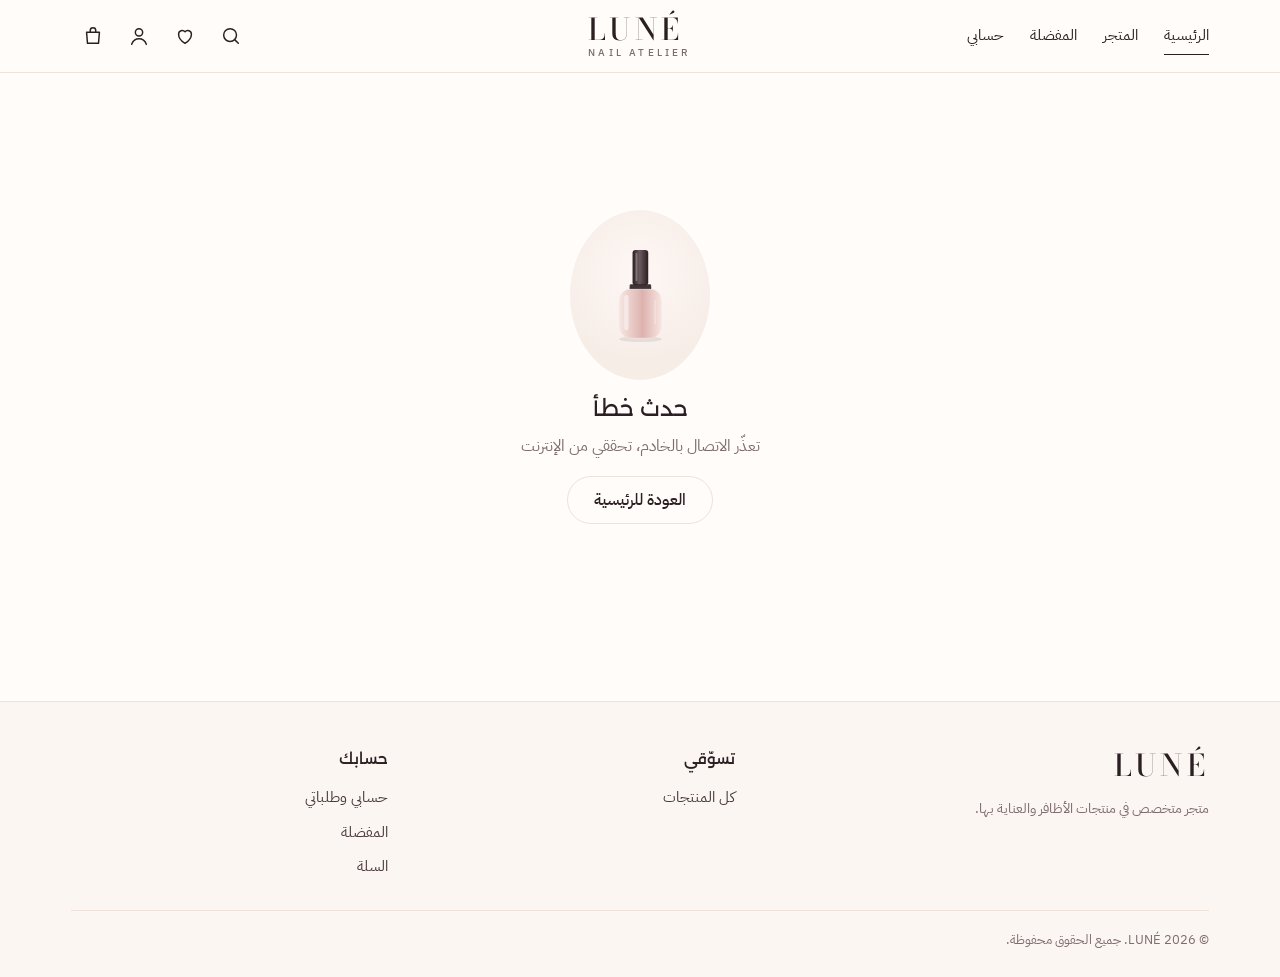
<file: index.html>
<!DOCTYPE html>
<html lang="ar" dir="rtl">
<head>
<meta charset="utf-8">
<meta name="viewport" content="width=device-width, initial-scale=1">
<title>LUNÉ — متجر الأظافر</title>
<meta name="description" content="LUNÉ متجر متخصص في منتجات الأظافر والعناية بها">
<meta name="theme-color" content="#FFFCFA">
<link rel="icon" href="data:image/svg+xml,%3Csvg xmlns='http://www.w3.org/2000/svg' viewBox='0 0 64 64'%3E%3Crect width='64' height='64' rx='14' fill='%23F4DCDD'/%3E%3Ctext x='32' y='44' font-family='Georgia' font-size='34' text-anchor='middle' fill='%232B1F23'%3EL%3C/text%3E%3C/svg%3E">
<link rel="preconnect" href="https://fonts.googleapis.com">
<link rel="preconnect" href="https://fonts.gstatic.com" crossorigin>
<link rel="stylesheet" href="https://fonts.googleapis.com/css2?family=Alexandria:wght@300;400;500&family=IBM+Plex+Sans+Arabic:wght@400;500;600&family=Bodoni+Moda:wght@500&display=swap">
<link rel="stylesheet" href="/style.css">
<script src="config.js"></script>
</head>
<body>
<div id="previewBar" class="preview-bar hidden">وضع المعاينة: البيانات محفوظة في هذا المتصفح فقط ولا تصل لأي خادم · <a href="admin.html">لوحة التحكم</a></div>
<div id="announce" class="announce hidden"></div>

<header class="hdr">
  <div class="wrap hdr-in">
    <div class="row" style="gap:0">
      <button class="icon-btn only-m" id="menuBtn" aria-label="القائمة"></button>
      <nav class="nav" aria-label="القائمة الرئيسية">
        <a href="#" data-r="">الرئيسية</a>
        <a href="#shop" data-r="shop">المتجر</a>
        <a href="#favorites" data-r="favorites">المفضلة</a>
        <a href="#account" data-r="account">حسابي</a>
      </nav>
    </div>
    <a href="#" class="logo" aria-label="LUNÉ الرئيسية">LUNÉ<small>NAIL ATELIER</small></a>
    <div class="hdr-tools">
      <button class="icon-btn" id="searchBtn" aria-label="بحث"></button>
      <a class="icon-btn hide-m" href="#favorites" id="favLink" aria-label="المفضلة"><span class="badge-n" id="favN"></span></a>
      <a class="icon-btn hide-m" href="#account" id="userLink" aria-label="حسابي"></a>
      <a class="icon-btn" href="#cart" id="cartLink" aria-label="السلة"><span class="badge-n" id="cartN"></span></a>
    </div>
  </div>
</header>

<div class="drawer-back" id="drawerBack"></div>
<aside class="drawer" id="drawer" aria-label="القائمة">
  <div class="dhead"><span class="logo" style="justify-self:start">LUNÉ</span><button class="icon-btn" id="drawerClose" aria-label="إغلاق"></button></div>
  <a href="#">الرئيسية</a><a href="#shop">كل المنتجات</a>
  <div id="drawerCats"></div>
  <a href="#favorites">المفضلة</a><a href="#account">حسابي</a><a href="#cart">السلة</a>
</aside>

<div class="search-pop" id="searchPop" role="dialog" aria-label="بحث">
  <form id="searchForm"><input id="searchIn" type="search" placeholder="ابحثي عن منتج…" autocomplete="off" aria-label="ابحثي عن منتج"><button type="button" class="icon-btn" id="searchClose" aria-label="إغلاق"></button></form>
  <div class="search-res" id="searchRes"></div>
</div>

<main id="view"><div class="loading"><div class="spin"></div></div></main>

<footer class="ftr">
  <div class="wrap">
    <div class="ftr-in">
      <div><div class="logo" style="justify-self:start;display:inline-block">LUNÉ</div>
        <p class="muted small" style="margin-top:12px;max-width:28em">متجر متخصص في منتجات الأظافر والعناية بها.</p></div>
      <div><h4>تسوّقي</h4><a href="#shop">كل المنتجات</a><div id="footCats"></div></div>
      <div id="footContact"><h4>حسابك</h4><a href="#account">حسابي وطلباتي</a><a href="#favorites">المفضلة</a><a href="#cart">السلة</a></div>
    </div>
    <div class="copy"><span>© <span id="yr"></span> LUNÉ. جميع الحقوق محفوظة.</span><span id="contactLine"></span></div>
  </div>
</footer>

<script type="module" src="/store.js"></script>
</body>
</html>
</file>
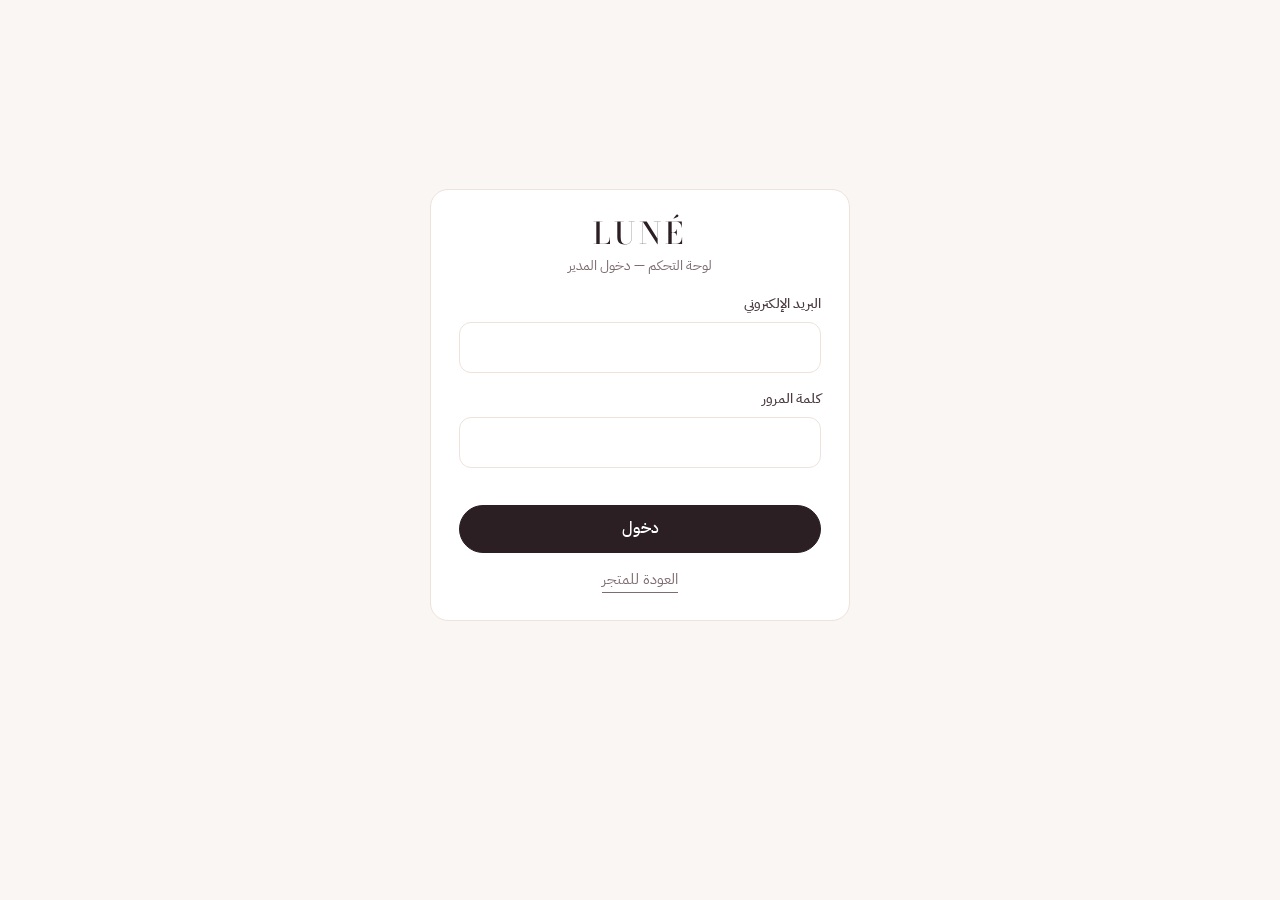
<file: admin.html>
<!DOCTYPE html>
<html lang="ar" dir="rtl">
<head>
<meta charset="utf-8">
<meta name="viewport" content="width=device-width, initial-scale=1">
<meta name="robots" content="noindex, nofollow">
<title>لوحة تحكم LUNÉ</title>
<link rel="icon" href="data:image/svg+xml,%3Csvg xmlns='http://www.w3.org/2000/svg' viewBox='0 0 64 64'%3E%3Crect width='64' height='64' rx='14' fill='%232B1F23'/%3E%3Ctext x='32' y='44' font-family='Georgia' font-size='34' text-anchor='middle' fill='%23F4DCDD'%3EL%3C/text%3E%3C/svg%3E">
<link rel="preconnect" href="https://fonts.googleapis.com">
<link rel="preconnect" href="https://fonts.gstatic.com" crossorigin>
<link rel="stylesheet" href="https://fonts.googleapis.com/css2?family=Alexandria:wght@300;400;500&family=IBM+Plex+Sans+Arabic:wght@400;500;600&family=Bodoni+Moda:wght@500&display=swap">
<link rel="stylesheet" href="style.css">
<link rel="stylesheet" href="admin.css">
<script src="config.js"></script>
</head>
<body class="adm">
<div id="previewBar" class="preview-bar hidden">وضع المعاينة: البيانات محفوظة في هذا المتصفح فقط · <a href="index.html">فتح المتجر</a></div>
<div id="app"><div class="loading"><div class="spin"></div></div></div>
<script>
  window.addEventListener('error', e => {
    document.getElementById('app').innerHTML = `<pre style="padding:20px;color:#900;background:#fff;white-space:pre-wrap;direction:ltr;text-align:left">ERROR: ${e.message}\n${e.filename || ''}:${e.lineno || ''}</pre>`;
  });
  window.addEventListener('unhandledrejection', e => {
    document.getElementById('app').innerHTML = `<pre style="padding:20px;color:#900;background:#fff;white-space:pre-wrap;direction:ltr;text-align:left">PROMISE ERROR: ${e.reason?.message || e.reason}</pre>`;
  });
</script>
  <script type="module" src="admin.js"></script>
</body>
</html>
</file>
<file: style.css>
/*
VOICE: هادئ، فاخر، أنثوي — مساحات واسعة وتفاصيل دقيقة
IDEA: واجهة بوتيك تجميل؛ رفوف زجاجات طلاء تحت ضوء هلال
PICTURE: هلال وردي خلف زجاجات طلاء على منصة نود
COLOUR: أبيض دافئ + نود + وردي غباري، الحبر بني-برقوقي داكن
TYPE: Alexandria للعناوين، IBM Plex Sans Arabic للنص، Bodoni Moda للشعار
*/
:root {
  color-scheme: light;
  --bg: #FFFCFA; --paper: #FFFFFF; --nude: #EAD8CC; --nude-2: #F6EDE7; --nude-3: #FBF6F2;
  --blush: #F4DCDD; --rose: #B76E7C; --rose-d: #96505F; --ink: #2B1F23; --ink-2: #4A3A3F;
  --muted: #7E6C70; --line: #EEE2DB; --ok: #3F7D5C; --warn: #A86A1E; --bad: #B04646;
  --r: 18px; --r-s: 12px; --shadow: 0 18px 40px -22px rgba(75, 40, 48, .28);
  --f-head: "Alexandria", "IBM Plex Sans Arabic", system-ui, sans-serif;
  --f-body: "IBM Plex Sans Arabic", system-ui, "Segoe UI", Tahoma, sans-serif;
  --f-logo: "Bodoni Moda", "Didot", Georgia, serif;
}
*, *::before, *::after { box-sizing: border-box; min-width: 0; }
html { scroll-behavior: smooth; scroll-padding-top: 90px; -webkit-text-size-adjust: 100%; }
body { margin: 0; background: var(--bg); color: var(--ink); font: 16px/1.7 var(--f-body); overflow-x: clip; -webkit-font-smoothing: antialiased; }
img { max-width: 100%; display: block; }
a { color: inherit; text-decoration: none; }
button, input, select, textarea { font: inherit; color: inherit; }
h1, h2, h3, h4 { font-family: var(--f-head); font-weight: 400; line-height: 1.2; margin: 0 0 .5em; text-wrap: balance; }
h1 { font-size: clamp(32px, 5.4vw, 58px); font-weight: 300; letter-spacing: -.01em; }
h2 { font-size: clamp(24px, 3.2vw, 34px); font-weight: 300; }
h3 { font-size: 19px; font-weight: 500; }
p { margin: 0 0 1em; }
.muted { color: var(--muted); }
.small { font-size: 14px; }
.ic { width: 22px; height: 22px; flex: none; }
.wrap { max-width: 1240px; margin-inline: auto; padding-inline: max(4vw, 16px); }
.band { padding-block: clamp(40px, 6vw, 88px); }
.hidden { display: none !important; }
:focus-visible { outline: 2px solid var(--rose); outline-offset: 2px; }
@media (prefers-reduced-motion: reduce) { * { animation: none !important; transition: none !important; scroll-behavior: auto !important; } }

/* أزرار وحقول */
.btn { display: inline-flex; align-items: center; justify-content: center; gap: 8px; min-height: 48px; padding: 0 26px; border-radius: 999px; border: 1px solid var(--ink); background: var(--ink); color: #fff; cursor: pointer; font-weight: 500; font-size: 15.5px; transition: background .2s, color .2s, transform .15s; white-space: nowrap; }
.btn:hover { background: var(--rose-d); border-color: var(--rose-d); }
.btn:active { transform: scale(.98); }
.btn[disabled] { opacity: .5; cursor: not-allowed; }
.btn.ghost { background: transparent; color: var(--ink); border-color: var(--line); }
.btn.ghost:hover { border-color: var(--ink); background: transparent; }
.btn.light { background: #fff; color: var(--ink); border-color: #fff; }
.btn.rose { background: var(--rose); border-color: var(--rose); }
.btn.danger { background: var(--bad); border-color: var(--bad); }
.btn.sm { min-height: 40px; padding: 0 16px; font-size: 14px; }
.btn.block { width: 100%; }
.icon-btn { display: inline-grid; place-items: center; width: 44px; height: 44px; border-radius: 50%; border: 0; background: transparent; cursor: pointer; position: relative; color: var(--ink); }
.icon-btn:hover { background: var(--nude-2); }
.badge-n { position: absolute; top: 4px; inset-inline-end: 2px; min-width: 18px; height: 18px; padding: 0 5px; border-radius: 9px; background: var(--rose); color: #fff; font-size: 11px; line-height: 18px; text-align: center; font-weight: 600; }
.badge-n:empty, .badge-n[data-n="0"] { display: none; }

label.f { display: block; margin-bottom: 14px; }
label.f > span { display: block; font-size: 14px; color: var(--ink-2); margin-bottom: 6px; font-weight: 500; }
.in, select.in, textarea.in { width: 100%; min-height: 48px; padding: 11px 14px; border: 1px solid var(--line); border-radius: var(--r-s); background: #fff; font-size: 16px; transition: border .15s; }
textarea.in { min-height: 96px; resize: vertical; }
.in:focus { outline: none; border-color: var(--rose); box-shadow: 0 0 0 3px rgba(183, 110, 124, .14); }
.grid2 { display: grid; grid-template-columns: repeat(2, minmax(0, 1fr)); gap: 0 14px; }
@media (max-width: 560px) { .grid2 { grid-template-columns: minmax(0, 1fr); } }
.check { display: flex; align-items: center; gap: 10px; min-height: 44px; cursor: pointer; }
.check input { width: 20px; height: 20px; accent-color: var(--rose); }
.err { color: var(--bad); font-size: 14px; min-height: 1.2em; margin: 6px 0; }
.row { display: flex; gap: 12px; align-items: center; flex-wrap: wrap; }
.row-end { display: flex; gap: 10px; justify-content: flex-end; flex-wrap: wrap; margin-top: 18px; }
.spacer { flex: 1; }

/* شريط المعاينة */
.preview-bar { background: var(--ink); color: #F6E9E4; font-size: 13.5px; text-align: center; padding: 8px 16px; }
.preview-bar a { text-decoration: underline; }
.announce { background: var(--blush); color: var(--ink-2); text-align: center; font-size: 13.5px; padding: 8px 16px; }

/* الهيدر */
.hdr { position: sticky; top: 0; z-index: 40; background: rgba(255, 252, 250, .92); backdrop-filter: blur(14px); -webkit-backdrop-filter: blur(14px); border-bottom: 1px solid var(--line); }
.hdr-in { display: grid; grid-template-columns: 1fr auto 1fr; align-items: center; height: 72px; }
.logo { font-family: var(--f-logo); font-size: 30px; letter-spacing: .14em; font-weight: 500; direction: ltr; justify-self: center; line-height: 1; }
.logo small { display: block; font-family: var(--f-body); font-size: 10px; letter-spacing: .32em; text-align: center; color: var(--muted); margin-top: 4px; }
.nav { display: flex; gap: 26px; font-size: 15px; }
.nav a { padding: 6px 0; border-bottom: 1px solid transparent; }
.nav a:hover, .nav a.on { border-color: var(--ink); }
.hdr-tools { display: flex; justify-content: flex-end; gap: 2px; }
.only-m { display: none; }
@media (max-width: 860px) {
  .nav { display: none; } .only-m { display: inline-grid; }
  .hdr-in { height: 62px; } .logo { font-size: 24px; } .logo small { display: none; }
  .hdr-tools .hide-m { display: none; }
}

/* القائمة الجانبية للجوال */
.drawer-back { position: fixed; inset: 0; background: rgba(43, 31, 35, .35); z-index: 60; opacity: 0; pointer-events: none; transition: opacity .25s; }
.drawer { position: fixed; top: 0; bottom: 0; inset-inline-start: 0; width: min(340px, 88vw); background: var(--bg); z-index: 61; transform: translateX(100%); transition: transform .3s ease; padding: 18px; display: flex; flex-direction: column; gap: 4px; overflow-y: auto; }
.drawer.open { transform: none; } .drawer-back.open { opacity: 1; pointer-events: auto; }
.drawer a { padding: 14px 6px; border-bottom: 1px solid var(--line); font-size: 17px; }
.drawer .dhead { display: flex; justify-content: space-between; align-items: center; margin-bottom: 10px; }

/* البحث */
.search-pop { position: fixed; inset: 0; z-index: 70; background: rgba(255, 252, 250, .98); display: none; padding: 20px max(4vw, 16px); }
.search-pop.open { display: block; }
.search-pop form { max-width: 760px; margin: 8vh auto 0; display: flex; gap: 10px; align-items: center; border-bottom: 1px solid var(--ink); }
.search-pop input { flex: 1; border: 0; background: transparent; font-size: clamp(22px, 4vw, 34px); padding: 14px 0; font-family: var(--f-head); font-weight: 300; outline: none; }
.search-res { max-width: 760px; margin: 20px auto; display: grid; gap: 8px; }
.search-res a { display: flex; gap: 14px; align-items: center; padding: 8px; border-radius: var(--r-s); }
.search-res a:hover { background: var(--nude-2); }
.search-res .th { width: 56px; aspect-ratio: 4/5; border-radius: 10px; overflow: hidden; background: var(--nude-2); flex: none; }

/* الهيرو */
.hero { background: linear-gradient(180deg, var(--nude-3), var(--bg)); overflow: hidden; }
.hero-in { display: grid; grid-template-columns: minmax(0, 1fr) minmax(0, 1.05fr); align-items: center; gap: 24px; min-height: min(640px, 82vh); padding-block: 32px; }
.hero h1 b { font-weight: 500; color: var(--rose-d); }
.hero p.lead { font-size: 18px; color: var(--ink-2); max-width: 30em; }
.hero-svg { width: 100%; height: auto; max-height: 600px; animation: rise 1.1s ease both; }
@keyframes rise { from { opacity: 0; transform: translateY(18px); } to { opacity: 1; transform: none; } }
.hero .eyebrow { font-family: var(--f-logo); direction: ltr; text-align: end; letter-spacing: .3em; color: var(--rose); font-size: 14px; margin-bottom: 14px; }
@media (max-width: 760px) {
  .hero-in { grid-template-columns: minmax(0, 1fr); min-height: 0; text-align: center; padding-block: 20px 36px; }
  .hero-art { order: -1; max-width: 420px; margin-inline: auto; }
  .hero .eyebrow { text-align: center; } .hero p.lead { margin-inline: auto; font-size: 16.5px; } .hero .row { justify-content: center; }
}

/* عناوين الأقسام */
.sec-head { display: flex; justify-content: space-between; align-items: end; gap: 16px; margin-bottom: 26px; flex-wrap: wrap; }
.sec-head h2 { margin: 0; }
.link-u { border-bottom: 1px solid currentColor; padding-bottom: 2px; font-size: 15px; }

/* التصنيفات */
.cats { display: grid; grid-auto-flow: column; grid-auto-columns: minmax(150px, 1fr); gap: 14px; overflow-x: auto; scroll-snap-type: x mandatory; padding-bottom: 6px; scrollbar-width: none; }
.cats::-webkit-scrollbar { display: none; }
.cat { scroll-snap-align: start; position: relative; aspect-ratio: 3/4; border-radius: var(--r); overflow: hidden; background: var(--nude-2); display: flex; align-items: flex-end; }
.cat img, .cat .ph { position: absolute; inset: 0; width: 100%; height: 100%; object-fit: cover; }
.cat span { position: relative; width: 100%; padding: 40px 16px 16px; background: linear-gradient(transparent, rgba(43, 31, 35, .55)); color: #fff; font-family: var(--f-head); font-size: 18px; }
.cat .ph + span, .cat.noimg span { background: none; color: var(--ink); }

/* بطاقات المنتجات */
.grid { display: grid; grid-template-columns: repeat(4, minmax(0, 1fr)); gap: 30px 20px; }
@media (max-width: 1000px) { .grid { grid-template-columns: repeat(3, minmax(0, 1fr)); } }
@media (max-width: 680px) { .grid { grid-template-columns: repeat(2, minmax(0, 1fr)); gap: 22px 12px; } }
.card { position: relative; display: flex; flex-direction: column; }
.card .media { position: relative; aspect-ratio: 4/5; border-radius: var(--r); overflow: hidden; background: var(--nude-2); }
.card .media img { position: absolute; inset: 0; width: 100%; height: 100%; object-fit: cover; transition: opacity .5s, transform .8s; }
.card .media img.alt { opacity: 0; }
.card:hover .media img.alt { opacity: 1; }
.card:hover .media img:first-child { transform: scale(1.03); }
.ph { position: absolute; inset: 0; display: grid; place-items: center; background: radial-gradient(circle at 50% 38%, #FFF7F5, var(--nude-2) 70%); }
.ph .bottle { width: 42%; height: auto; }
.card .fav { position: absolute; top: 10px; inset-inline-end: 10px; background: rgba(255, 255, 255, .88); z-index: 2; }
.fav.on { color: var(--rose); } .fav.on .ic { fill: var(--rose); }
.card .quick { position: absolute; inset-inline: 10px; bottom: 10px; z-index: 2; opacity: 0; transform: translateY(6px); transition: .25s; }
.card:hover .quick, .card:focus-within .quick { opacity: 1; transform: none; }
@media (hover: none) { .card .quick { display: none; } }
.card .meta { padding: 12px 2px 0; }
.card .nm { font-size: 15.5px; line-height: 1.5; margin-bottom: 4px; }
.price { font-weight: 600; font-size: 15.5px; white-space: nowrap; }
.price s { color: var(--muted); font-weight: 400; margin-inline-start: 8px; font-size: 14px; }
.tag { position: absolute; top: 12px; inset-inline-start: 12px; z-index: 2; background: #fff; color: var(--ink); font-size: 12px; padding: 4px 10px; border-radius: 999px; }
.tag.sale { background: var(--rose); color: #fff; }

/* شريط الطقوس */
.ritual { background: var(--ink); color: #F4E7E2; }
.ritual h2 { color: #fff; }
.steps { display: grid; grid-template-columns: repeat(3, minmax(0, 1fr)); gap: 28px; margin-top: 30px; }
.steps div { border-top: 1px solid rgba(255, 255, 255, .2); padding-top: 18px; }
.steps b { display: block; font-family: var(--f-head); font-weight: 400; font-size: 20px; color: #fff; margin-bottom: 6px; }
@media (max-width: 700px) { .steps { grid-template-columns: minmax(0, 1fr); gap: 18px; } }

/* صفحة المتجر */
.toolbar { display: flex; gap: 10px; flex-wrap: wrap; align-items: center; margin-bottom: 26px; }
.chips { display: flex; gap: 8px; overflow-x: auto; scrollbar-width: none; flex: 1 1 100%; padding-bottom: 4px; }
.chips::-webkit-scrollbar { display: none; }
.chip { flex: none; min-height: 40px; padding: 0 18px; border: 1px solid var(--line); border-radius: 999px; background: #fff; cursor: pointer; font-size: 14.5px; }
.chip.on { background: var(--ink); color: #fff; border-color: var(--ink); }
.toolbar .in { min-height: 44px; width: auto; }
.toolbar .q { flex: 1 1 220px; }
.empty { text-align: center; padding: 60px 16px; color: var(--muted); }
.empty .ph { position: relative; width: 140px; height: 170px; margin: 0 auto 16px; border-radius: 50%; }
.empty h3 { color: var(--ink); font-family: var(--f-head); font-weight: 400; font-size: 22px; }

/* صفحة المنتج */
.pd { display: grid; grid-template-columns: minmax(0, 1.1fr) minmax(0, 1fr); gap: clamp(24px, 5vw, 64px); align-items: start; }
.gallery { position: sticky; top: 92px; }
.g-main { display: flex; overflow-x: auto; scroll-snap-type: x mandatory; border-radius: var(--r); scrollbar-width: none; background: var(--nude-2); }
.g-main::-webkit-scrollbar { display: none; }
.g-main > * { flex: 0 0 100%; scroll-snap-align: center; aspect-ratio: 4/5; position: relative; }
.g-main img { width: 100%; height: 100%; object-fit: cover; }
.g-thumbs { display: flex; gap: 10px; margin-top: 12px; overflow-x: auto; }
.g-thumbs button { flex: none; width: 70px; aspect-ratio: 4/5; border-radius: 10px; overflow: hidden; border: 1px solid var(--line); padding: 0; cursor: pointer; background: var(--nude-2); }
.g-thumbs button.on { border-color: var(--ink); }
.g-thumbs img { width: 100%; height: 100%; object-fit: cover; }
.pd .crumb { font-size: 13.5px; color: var(--muted); margin-bottom: 12px; }
.pd .price { font-size: 22px; }
.stock { font-size: 14px; margin: 10px 0 20px; }
.stock.s-low { color: var(--warn); } .stock.s-out { color: var(--bad); } .stock.s-in { color: var(--ok); }
.qty { display: inline-flex; align-items: center; border: 1px solid var(--line); border-radius: 999px; height: 48px; background: #fff; }
.qty button { width: 44px; height: 44px; border: 0; background: none; cursor: pointer; display: grid; place-items: center; }
.qty input { width: 40px; text-align: center; border: 0; background: none; font-size: 16px; -moz-appearance: textfield; }
.qty input::-webkit-outer-spin-button, .qty input::-webkit-inner-spin-button { -webkit-appearance: none; }
.buy { display: flex; gap: 10px; flex-wrap: wrap; }
.buy .btn:not(.icon-btn) { flex: 1 1 180px; }
.desc { margin-top: 30px; padding-top: 24px; border-top: 1px solid var(--line); white-space: pre-line; color: var(--ink-2); }
@media (max-width: 800px) { .pd { grid-template-columns: minmax(0, 1fr); } .gallery { position: static; margin-inline: calc(-1 * max(4vw, 16px)); } .g-main { border-radius: 0; } .g-thumbs { padding-inline: max(4vw, 16px); } }

/* السلة والدفع */
.two { display: grid; grid-template-columns: minmax(0, 1.5fr) minmax(0, 1fr); gap: clamp(20px, 4vw, 48px); align-items: start; }
@media (max-width: 860px) { .two { grid-template-columns: minmax(0, 1fr); } }
.panel { background: #fff; border: 1px solid var(--line); border-radius: var(--r); padding: clamp(18px, 3vw, 28px); }
.sum-box { position: sticky; top: 92px; background: var(--nude-3); border: 1px solid var(--line); border-radius: var(--r); padding: 24px; }
.line { display: grid; grid-template-columns: 88px minmax(0, 1fr) auto; gap: 14px; padding: 16px 0; border-bottom: 1px solid var(--line); align-items: center; }
.line .th { aspect-ratio: 4/5; border-radius: 12px; overflow: hidden; background: var(--nude-2); position: relative; }
.line .th img { width: 100%; height: 100%; object-fit: cover; }
.line .qty { height: 40px; margin-top: 8px; } .line .qty button { width: 36px; height: 38px; }
.sum-row { display: flex; justify-content: space-between; gap: 12px; padding: 7px 0; font-size: 15px; }
.sum-row.total { border-top: 1px solid var(--line); margin-top: 8px; padding-top: 14px; font-size: 18px; font-weight: 600; }
.sum-row .disc { color: var(--rose-d); }
.coupon { display: flex; gap: 8px; margin: 14px 0; } .coupon .in { min-height: 44px; }
.opt { display: flex; gap: 12px; align-items: flex-start; padding: 14px 16px; border: 1px solid var(--line); border-radius: var(--r-s); margin-bottom: 10px; cursor: pointer; background: #fff; }
.opt:has(input:checked) { border-color: var(--ink); background: var(--nude-3); }
.opt input { margin-top: 5px; accent-color: var(--ink); width: 18px; height: 18px; }
.opt.disabled { opacity: .55; cursor: not-allowed; }
.opt .spacer + b { white-space: nowrap; }
.step-t { display: flex; align-items: center; gap: 10px; margin: 6px 0 16px; font-family: var(--f-head); font-size: 19px; }
.step-t i { font-style: normal; width: 30px; height: 30px; border-radius: 50%; background: var(--ink); color: #fff; display: grid; place-items: center; font-size: 14px; }
.mini-line { display: flex; gap: 10px; align-items: center; padding: 8px 0; font-size: 14.5px; }
.mini-line .th { width: 48px; aspect-ratio: 4/5; border-radius: 8px; overflow: hidden; background: var(--nude-2); position: relative; flex: none; }
.mini-line .th img { width: 100%; height: 100%; object-fit: cover; }
.mini-line .ph .bottle { width: 60%; }

/* نجاح الطلب */
.done { max-width: 640px; margin: 0 auto; text-align: center; }
.done .tick { width: 76px; height: 76px; border-radius: 50%; background: var(--blush); color: var(--rose-d); display: grid; place-items: center; margin: 0 auto 18px; }
.done .tick .ic { width: 36px; height: 36px; }
.done .panel { text-align: start; margin-top: 24px; }

/* الحساب */
.auth { max-width: 460px; margin: 0 auto; }
.tabs { display: flex; border-bottom: 1px solid var(--line); margin-bottom: 22px; }
.tabs button { flex: 1; min-height: 48px; background: none; border: 0; border-bottom: 2px solid transparent; cursor: pointer; font-size: 16px; color: var(--muted); }
.tabs button.on { border-color: var(--ink); color: var(--ink); }
.order-card { border: 1px solid var(--line); border-radius: var(--r-s); padding: 16px; margin-bottom: 12px; background: #fff; }
.st { display: inline-block; font-size: 12.5px; padding: 3px 10px; border-radius: 999px; background: var(--nude-2); color: var(--ink-2); white-space: nowrap; }
.st.pending { background: #FBEFD9; color: #8A5A12; } .st.confirmed, .st.processing { background: #E6EEF7; color: #2D5784; }
.st.shipped { background: #EEE6F6; color: #5E3D86; } .st.delivered, .st.paid { background: #E1F0E7; color: #2F6B4B; }
.st.cancelled, .st.failed { background: #F7E1E1; color: #973B3B; }

/* الفوتر */
.ftr { background: var(--nude-3); border-top: 1px solid var(--line); margin-top: 40px; }
.ftr-in { display: grid; grid-template-columns: 1.4fr 1fr 1fr; gap: 30px; padding-block: 48px 26px; }
.ftr h4 { font-size: 15px; font-weight: 500; margin-bottom: 12px; }
.ftr a { display: block; padding: 5px 0; color: var(--ink-2); font-size: 14.5px; }
.ftr .copy { border-top: 1px solid var(--line); padding: 18px 0 26px; font-size: 13px; color: var(--muted); display: flex; justify-content: space-between; flex-wrap: wrap; gap: 10px; }
@media (max-width: 700px) { .ftr-in { grid-template-columns: minmax(0, 1fr); gap: 18px; } }

/* نوافذ وتنبيهات */
.toasts { position: fixed; bottom: 20px; inset-inline: 0; display: grid; justify-items: center; gap: 8px; z-index: 200; pointer-events: none; padding: 0 16px; }
.toast { background: var(--ink); color: #fff; padding: 12px 20px; border-radius: 999px; font-size: 14.5px; box-shadow: var(--shadow); transition: opacity .4s, transform .4s; max-width: 92vw; }
.toast.bad { background: var(--bad); } .toast.out { opacity: 0; transform: translateY(8px); }
.modal-back { position: fixed; inset: 0; background: rgba(43, 31, 35, .4); z-index: 100; display: grid; place-items: center; padding: 16px; overflow-y: auto; }
.modal { background: var(--bg); border-radius: var(--r); width: min(760px, 100%); padding: clamp(18px, 3vw, 30px); box-shadow: var(--shadow); max-height: calc(100vh - 32px); overflow-y: auto; }
.modal.small { width: min(420px, 100%); }
.modal-h { display: flex; justify-content: space-between; align-items: center; margin-bottom: 14px; gap: 10px; }
.modal-h h3 { margin: 0; font-size: 21px; font-weight: 400; }
.confirm-text { font-size: 17px; margin: 6px 0 4px; }
@media (max-width: 600px) { .modal-back { padding: 0; place-items: end stretch; } .modal { border-radius: var(--r) var(--r) 0 0; max-height: 94vh; } }
.loading { display: grid; place-items: center; min-height: 40vh; color: var(--muted); }
.spin { width: 30px; height: 30px; border: 2px solid var(--line); border-top-color: var(--rose); border-radius: 50%; animation: sp 0.8s linear infinite; }
@keyframes sp { to { transform: rotate(360deg); } }

/* اختيار المقاس */
.sizes { margin: 4px 0 18px; }
.sz-l { font-size: 14.5px; color: var(--ink-2); margin-bottom: 10px; }
.sz-l b { color: var(--ink); font-weight: 600; direction: ltr; unicode-bidi: isolate; }
.sz-opts { display: flex; gap: 10px; flex-wrap: wrap; }
.sz { min-width: 56px; min-height: 48px; padding: 0 16px; border: 1px solid var(--line); border-radius: 999px; background: #fff; cursor: pointer; font-size: 15px; font-weight: 500; direction: ltr; }
.sz:hover { border-color: var(--ink); }
.sz.on { background: var(--ink); color: #fff; border-color: var(--ink); }
.sizes .err { margin-top: 8px; }
</file>
<file: admin.css>
/* لوحة التحكم */
body.adm { background: #FAF6F3; }
.login { min-height: 90vh; display: grid; place-items: center; padding: 20px; }
.login .panel { width: min(420px, 100%); }
.login .logo { display: block; text-align: center; margin-bottom: 6px; }
.shell { display: grid; grid-template-columns: 250px minmax(0, 1fr); min-height: 100vh; }
.side { background: var(--ink); color: #EFE2DD; padding: 22px 14px; position: sticky; top: 0; height: 100vh; display: flex; flex-direction: column; gap: 4px; }
.side .logo { color: #fff; font-size: 26px; justify-self: start; padding: 0 12px 18px; }
.side .logo small { color: #B9A5A8; text-align: start; }
.side a { display: flex; align-items: center; gap: 12px; padding: 12px; border-radius: 12px; font-size: 15px; color: #E5D6D1; }
.side a:hover { background: rgba(255, 255, 255, .06); }
.side a.on { background: #fff; color: var(--ink); }
.side .foot { margin-top: auto; border-top: 1px solid rgba(255, 255, 255, .12); padding-top: 12px; font-size: 13px; color: #B9A5A8; }
.side .foot button { color: #fff; background: none; border: 0; cursor: pointer; padding: 10px 12px; display: flex; gap: 10px; align-items: center; width: 100%; border-radius: 12px; }
.side .foot button:hover { background: rgba(255, 255, 255, .06); }
.pane { padding: clamp(18px, 3vw, 36px); max-width: 1200px; width: 100%; }
.pane-h { display: flex; justify-content: space-between; align-items: center; gap: 12px; flex-wrap: wrap; margin-bottom: 22px; }
.pane-h h1 { font-size: clamp(24px, 3vw, 32px); margin: 0; font-weight: 400; }
.mtabs { display: none; }
@media (max-width: 900px) {
  .shell { grid-template-columns: minmax(0, 1fr); }
  .side { display: none; }
  .mtop { display: flex; align-items: center; justify-content: space-between; padding: 10px 16px; background: var(--ink); color: #fff; position: sticky; top: 0; z-index: 30; }
  .mtop .logo { color: #fff; font-size: 22px; }
  .mtabs { display: flex; gap: 6px; overflow-x: auto; padding: 10px 16px; background: #fff; border-bottom: 1px solid var(--line); scrollbar-width: none; position: sticky; top: 60px; z-index: 29; }
  .mtabs::-webkit-scrollbar { display: none; }
  .mtabs a { flex: none; padding: 8px 14px; border-radius: 999px; font-size: 14px; border: 1px solid var(--line); }
  .mtabs a.on { background: var(--ink); color: #fff; border-color: var(--ink); }
}
@media (min-width: 901px) { .mtop { display: none; } }
.mtop button { color: #fff; }

.stats { display: grid; grid-template-columns: repeat(4, minmax(0, 1fr)); gap: 14px; margin-bottom: 18px; }
@media (max-width: 900px) { .stats { grid-template-columns: repeat(2, minmax(0, 1fr)); } }
.stat { background: #fff; border: 1px solid var(--line); border-radius: var(--r); padding: 18px; }
.stat .k { font-size: 13.5px; color: var(--muted); }
.stat .v { font-family: var(--f-head); font-size: clamp(22px, 3vw, 30px); margin-top: 4px; white-space: nowrap; }
.chart { display: flex; align-items: flex-end; gap: 3px; height: 160px; padding-top: 10px; border-bottom: 1px solid var(--line); }
.chart .b { flex: 1; background: var(--blush); border-radius: 4px 4px 0 0; min-height: 2px; position: relative; }
.chart .b:hover { background: var(--rose); }
.chart .b span { display: none; position: absolute; bottom: 100%; left: 50%; transform: translateX(-50%); background: var(--ink); color: #fff; font-size: 12px; padding: 4px 8px; border-radius: 6px; white-space: nowrap; margin-bottom: 4px; z-index: 3; }
.chart .b:hover span { display: block; }
.dash2 { display: grid; grid-template-columns: repeat(2, minmax(0, 1fr)); gap: 14px; margin-top: 14px; }
@media (max-width: 800px) { .dash2 { grid-template-columns: minmax(0, 1fr); } }
.kv { display: flex; justify-content: space-between; gap: 10px; padding: 9px 0; border-bottom: 1px solid var(--line); font-size: 14.5px; }
.kv:last-child { border: 0; }

.tbl { background: #fff; border: 1px solid var(--line); border-radius: var(--r); overflow: hidden; }
.tr { display: grid; gap: 12px; align-items: center; padding: 12px 16px; border-bottom: 1px solid var(--line); }
.tr:last-child { border: 0; }
.tr.head { background: var(--nude-3); font-size: 13px; color: var(--muted); padding-block: 10px; }
.tr.click { cursor: pointer; } .tr.click:hover { background: var(--nude-3); }
.t-prod { grid-template-columns: 56px minmax(0, 2fr) 1fr 0.8fr 0.9fr 96px; }
.t-ord { grid-template-columns: 80px minmax(0, 1.6fr) 1fr 1fr 1fr 1.1fr; }
.thumb { width: 56px; aspect-ratio: 4/5; border-radius: 10px; overflow: hidden; background: var(--nude-2); position: relative; }
.thumb img { width: 100%; height: 100%; object-fit: cover; }
.thumb .ph .bottle { width: 60%; }
.num { white-space: nowrap; font-variant-numeric: tabular-nums; }
.acts { display: flex; gap: 2px; justify-content: flex-end; }
.lbl-m { display: none; }
@media (max-width: 760px) {
  .tr.head { display: none; }
  .t-prod { grid-template-columns: 56px minmax(0, 1fr) auto; grid-template-areas: "im nm ac" "im pr ac" "im st ac"; row-gap: 2px; }
  .t-prod > :nth-child(1) { grid-area: im; } .t-prod > :nth-child(2) { grid-area: nm; } .t-prod > :nth-child(3) { grid-area: pr; }
  .t-prod > :nth-child(4) { grid-area: st; } .t-prod > :nth-child(5) { display: none; } .t-prod > :nth-child(6) { grid-area: ac; }
  .t-ord { grid-template-columns: minmax(0, 1fr) auto; row-gap: 4px; }
  .t-ord > :nth-child(3), .t-ord > :nth-child(5) { display: none; }
  .lbl-m { display: inline; color: var(--muted); }
}
.pill { display: inline-block; font-size: 12.5px; padding: 3px 10px; border-radius: 999px; background: var(--nude-2); white-space: nowrap; }
.pill.on { background: #E1F0E7; color: #2F6B4B; } .pill.off { background: #EFE9E7; color: var(--muted); }
.pill.low { background: #FBEFD9; color: #8A5A12; } .pill.out { background: #F7E1E1; color: #973B3B; }

.imgs { display: grid; grid-template-columns: repeat(auto-fill, minmax(100px, 1fr)); gap: 10px; margin-bottom: 10px; }
.imgs .it { position: relative; aspect-ratio: 4/5; border-radius: 12px; overflow: hidden; background: var(--nude-2); border: 1px solid var(--line); }
.imgs .it img { width: 100%; height: 100%; object-fit: cover; }
.imgs .it.main { outline: 2px solid var(--ink); outline-offset: 2px; }
.imgs .it .x { position: absolute; top: 6px; inset-inline-end: 6px; width: 32px; height: 32px; border-radius: 50%; background: rgba(255, 255, 255, .92); border: 0; cursor: pointer; display: grid; place-items: center; }
.imgs .it .mk { position: absolute; bottom: 6px; inset-inline: 6px; font-size: 11.5px; min-height: 28px; border-radius: 999px; border: 0; background: rgba(255, 255, 255, .92); cursor: pointer; }
.imgs .it .mk[disabled] { background: var(--ink); color: #fff; }
.upload { display: flex; align-items: center; justify-content: center; gap: 10px; border: 1.5px dashed var(--nude); border-radius: var(--r-s); padding: 18px; cursor: pointer; color: var(--ink-2); background: #fff; text-align: center; }
.upload:hover { border-color: var(--rose); }
.upload input { display: none; }
.sel-status { min-height: 44px; }
.denied { max-width: 480px; margin: 12vh auto; text-align: center; padding: 20px; }
</file>
